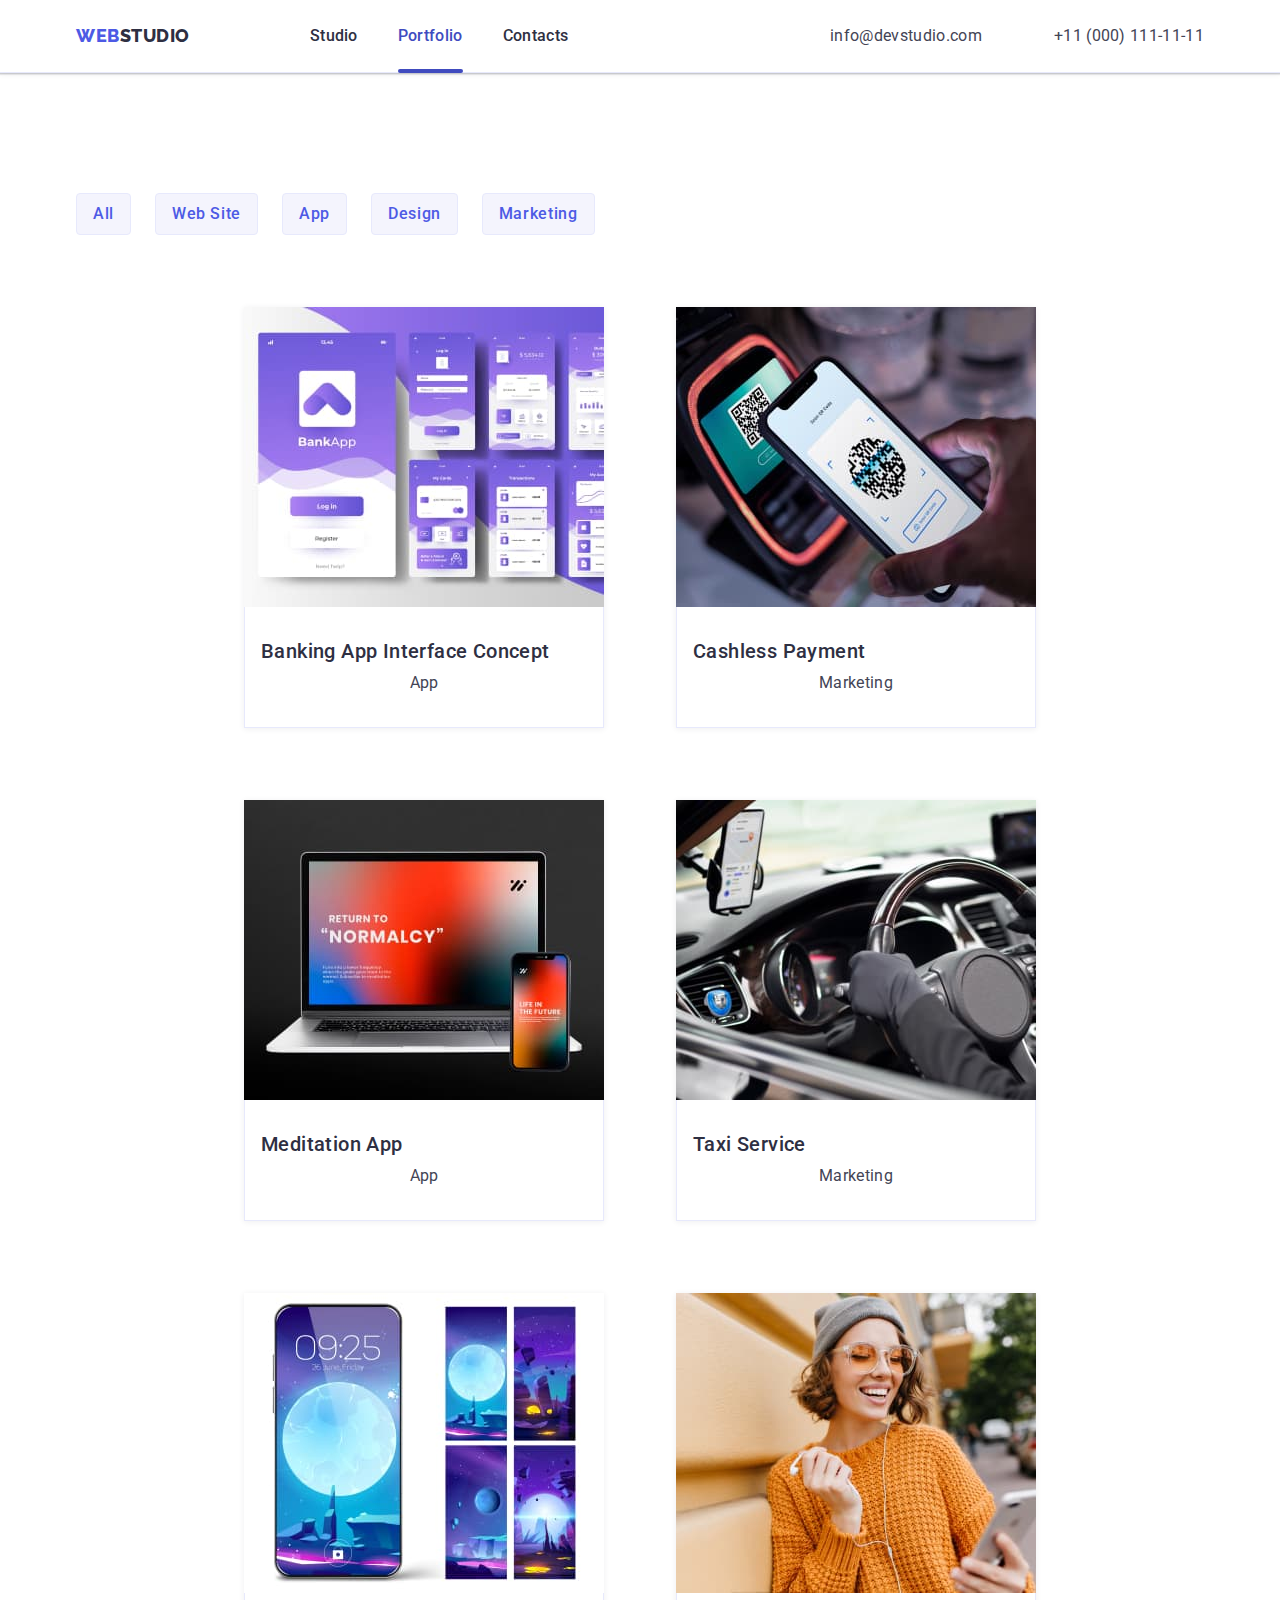
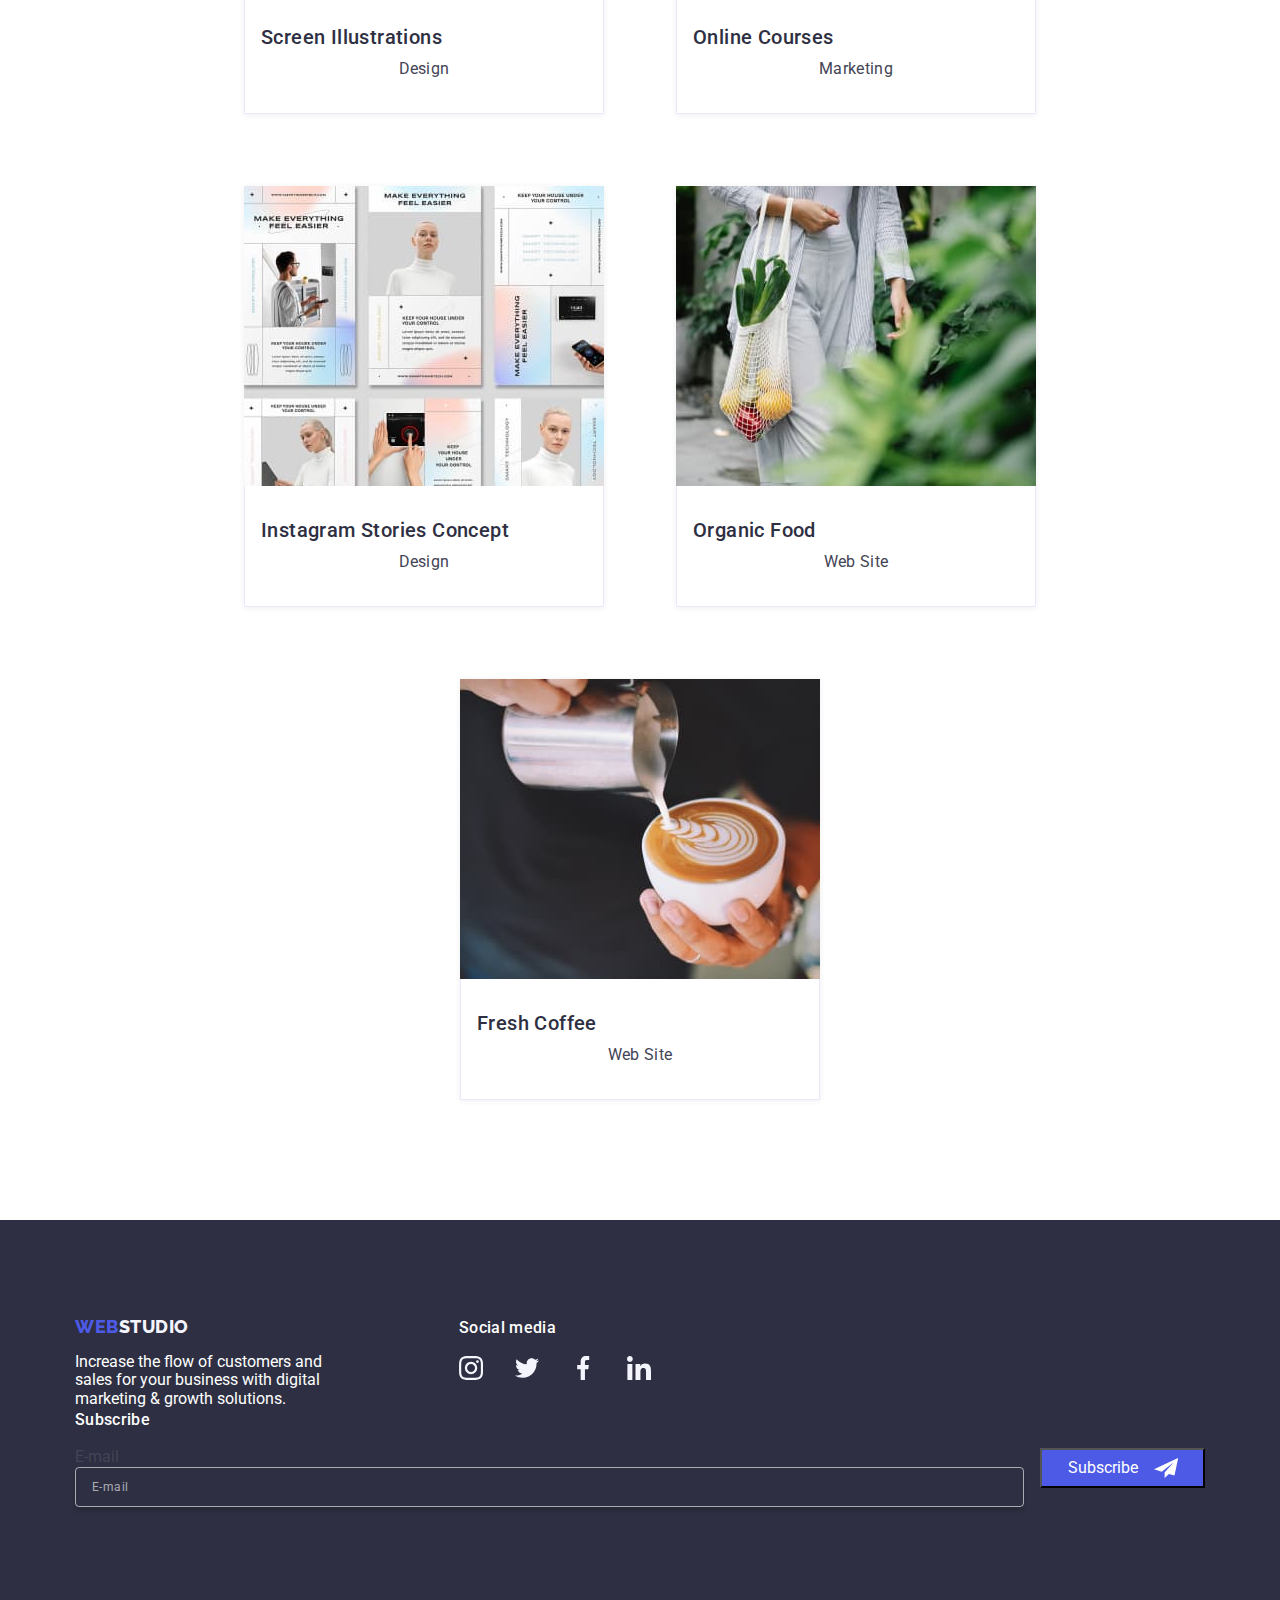
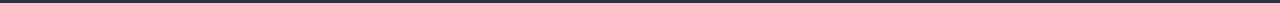
<file: portfolio.html>
<!DOCTYPE html>
<html lang="en">
  <head>
    <meta charset="UTF-8" />
    <meta name="viewport" content="width=device-width, initial-scale=1.0" />
    <title>Portfolio</title>
    <link rel="preconnect" href="https://fonts.googleapis.com" />
    <link rel="preconnect" href="https://fonts.gstatic.com" crossorigin />
    <link
      href="https://fonts.googleapis.com/css2?family=Raleway:wght@800&family=Roboto:wght@400;500;700;900&display=swap"
      rel="stylesheet"
    />
    <link
      rel="stylesheet"
      href="https://cdnjs.cloudflare.com/ajax/libs/modern-normalize/1.0.0/modern-normalize.min.css"
    />
    <link rel="stylesheet" href="css/styles.css" type="text/css" />
  </head>
  <body>
    <header class="header">
      <div class="container header-wrap">
        <nav class="navigation">
          <a class="link logo logo-header" href="./index.html"
            >Web<span class="accent">Studio</span></a
          >
          <ul class="list nav-list">
            <li class="nav-li">
              <a class="nav-link link" href="./index.html">Studio</a>
            </li>
            <li class="nav-li">
              <a class="nav-link active-page link" href="./portfolio.html"
                >Portfolio</a
              >
            </li>
            <li class="nav-li">
              <a class="nav-link link" href="">Contacts</a>
            </li>
          </ul>
        </nav>
        <address class="address">
          <ul class="list">
            <li>
              <a class="address-link link" href="mailto:info@devstudio.com"
                >info@devstudio.com</a
              >
            </li>
            <li>
              <a class="address-link link" href="tel:+110001111111"
                >+11 (000) 111-11-11</a
              >
            </li>
          </ul>
        </address>
      </div>
    </header>
    <main>
      <section class="section portfolio-section">
        <div class="container">
          <h1 class="visually-hidden">Portfolio</h1>
          <ul class="list buttons">
            <li>
              <button class="portfolio-button button" type="button">All</button>
            </li>
            <li>
              <button class="portfolio-button button" type="button">
                Web Site
              </button>
            </li>
            <li>
              <button class="portfolio-button button" type="button">App</button>
            </li>
            <li>
              <button class="portfolio-button button" type="button">
                Design
              </button>
            </li>
            <li>
              <button class="portfolio-button button" type="button">
                Marketing
              </button>
            </li>
          </ul>
          <ul class="list portfolio-app">
            <li class="portfolio-app-li">
              <a href="" class="link portfolio-app-link">
                <div class="img-wrap">
                  <img
                    src="./images/img8.jpg"
                    alt="BankApp application"
                    width="360"
                    height="300"
                  />
                  <p class="paragraph app-paragraph">
                    14 Stylish and User-Friendly App Design Concepts · Task
                    Manager App · Calorie Tracker App · Exotic Fruit Ecommerce
                    App · Cloud Storage App
                  </p>
                </div>
                <div class="portfolio-app-name">
                  <h2 class="portfolio-second-heading">
                    Banking App Interface Concept
                  </h2>
                  <p class="paragraph">App</p>
                </div>
              </a>
            </li>
            <li class="portfolio-app-li">
              <a href="" class="link portfolio-app-link">
                <div class="img-wrap">
                  <img
                    src="./images/img9.jpg"
                    alt="scanning an QR code"
                    width="360"
                    height="300"
                  />
                  <p class="paragraph app-paragraph">
                    14 Stylish and User-Friendly App Design Concepts · Task
                    Manager App · Calorie Tracker App · Exotic Fruit Ecommerce
                    App · Cloud Storage App
                  </p>
                </div>
                <div class="portfolio-app-name">
                  <h2 class="portfolio-second-heading">Cashless Payment</h2>
                  <p class="paragraph">Marketing</p>
                </div>
              </a>
            </li>
            <li class="portfolio-app-li">
              <a href="" class="link portfolio-app-link">
                <div class="img-wrap">
                  <img
                    src="./images/img10.jpg"
                    alt="laptop and mobile phone"
                    width="360"
                    height="300"
                  />
                  <p class="paragraph app-paragraph">
                    14 Stylish and User-Friendly App Design Concepts · Task
                    Manager App · Calorie Tracker App · Exotic Fruit Ecommerce
                    App · Cloud Storage App
                  </p>
                </div>
                <div class="portfolio-app-name">
                  <h2 class="portfolio-second-heading">Meditation App</h2>
                  <p class="paragraph">App</p>
                </div>
              </a>
            </li>
            <li class="portfolio-app-li">
              <a href="" class="link portfolio-app-link">
                <div class="img-wrap">
                  <img
                    src="./images/img11.jpg"
                    alt="hands on steering wheel"
                    width="360"
                    height="300"
                  />
                  <p class="paragraph app-paragraph">
                    14 Stylish and User-Friendly App Design Concepts · Task
                    Manager App · Calorie Tracker App · Exotic Fruit Ecommerce
                    App · Cloud Storage App
                  </p>
                </div>
                <div class="portfolio-app-name">
                  <h2 class="portfolio-second-heading">Taxi Service</h2>
                  <p class="paragraph">Marketing</p>
                </div>
              </a>
            </li>
            <li class="portfolio-app-li">
              <a href="" class="link portfolio-app-link">
                <div class="img-wrap">
                  <img
                    src="./images/img12.jpg"
                    alt="wallpaper with moon"
                    width="360"
                    height="300"
                  />
                  <p class="paragraph app-paragraph">
                    14 Stylish and User-Friendly App Design Concepts · Task
                    Manager App · Calorie Tracker App · Exotic Fruit Ecommerce
                    App · Cloud Storage App
                  </p>
                </div>
                <div class="portfolio-app-name">
                  <h2 class="portfolio-second-heading">Screen Illustrations</h2>
                  <p class="paragraph">Design</p>
                </div>
              </a>
            </li>
            <li class="portfolio-app-li">
              <a href="" class="link portfolio-app-link">
                <div class="img-wrap">
                  <img
                    src="./images/img13.jpg"
                    alt="smilling woman with headphones"
                    width="360"
                    height="300"
                  />
                  <p class="paragraph app-paragraph">
                    14 Stylish and User-Friendly App Design Concepts · Task
                    Manager App · Calorie Tracker App · Exotic Fruit Ecommerce
                    App · Cloud Storage App
                  </p>
                </div>
                <div class="portfolio-app-name">
                  <h2 class="portfolio-second-heading">Online Courses</h2>
                  <p class="paragraph">Marketing</p>
                </div>
              </a>
            </li>
            <li class="portfolio-app-li">
              <a href="" class="link portfolio-app-link">
                <div class="img-wrap">
                  <img
                    src="./images/img14.jpg"
                    alt="instagram stories"
                    width="360"
                    height="300"
                  />
                  <p class="paragraph app-paragraph">
                    14 Stylish and User-Friendly App Design Concepts · Task
                    Manager App · Calorie Tracker App · Exotic Fruit Ecommerce
                    App · Cloud Storage App
                  </p>
                </div>
                <div class="portfolio-app-name">
                  <h2 class="portfolio-second-heading">
                    Instagram Stories Concept
                  </h2>
                  <p class="paragraph">Design</p>
                </div>
              </a>
            </li>
            <li class="portfolio-app-li">
              <a href="" class="link portfolio-app-link">
                <div class="img-wrap">
                  <img
                    src="./images/img15.jpg"
                    alt="organic bag of fruits and vegetables"
                    width="360"
                    height="300"
                  />
                  <p class="paragraph app-paragraph">
                    14 Stylish and User-Friendly App Design Concepts · Task
                    Manager App · Calorie Tracker App · Exotic Fruit Ecommerce
                    App · Cloud Storage App
                  </p>
                </div>
                <div class="portfolio-app-name">
                  <h2 class="portfolio-second-heading">Organic Food</h2>
                  <p class="paragraph">Web Site</p>
                </div>
              </a>
            </li>
            <li class="portfolio-app-li">
              <a href="" class="link portfolio-app-link">
                <div class="img-wrap">
                  <img
                    src="./images/img16.jpg"
                    alt="cup of a coffee"
                    width="360"
                    height="300"
                  />
                  <p class="paragraph app-paragraph">
                    14 Stylish and User-Friendly App Design Concepts · Task
                    Manager App · Calorie Tracker App · Exotic Fruit Ecommerce
                    App · Cloud Storage App
                  </p>
                </div>
                <div class="portfolio-app-name">
                  <h2 class="portfolio-second-heading">Fresh Coffee</h2>
                  <p class="paragraph">Web Site</p>
                </div>
              </a>
            </li>
          </ul>
        </div>
      </section>
    </main>
    <footer class="footer">
      <div class="container footer-wrap">
        <div class="footer-left">
          <a class="link logo logo-footer" href="./index.html"
            >Web<span class="accent">Studio</span></a
          >
          <p class="footer-paragraph">
            Increase the flow of customers and sales for your business with
            digital marketing & growth solutions.
          </p>
        </div>
        <div>
          <p class="footer-social-paragraph">Social media</p>
          <ul class="list footer-social-list">
            <li class="footer-social-li">
              <a href="" class="link footer-icon-link">
                <svg class="footer-social-svg" width="24" height="24">
                  <use href="./images/icons.svg#icon-instagram" />
                </svg>
              </a>
            </li>
            <li class="footer-social-li">
              <a href="" class="link footer-icon-link">
                <svg class="footer-social-svg" width="24" height="24">
                  <use href="./images/icons.svg#icon-twitter" />
                </svg>
              </a>
            </li>
            <li class="footer-social-li">
              <a href="" class="link footer-icon-link">
                <svg class="footer-social-svg" width="24" height="24">
                  <use href="./images/icons.svg#icon-facebook" />
                </svg>
              </a>
            </li>
            <li class="footer-social-li">
              <a href="" class="link footer-icon-link">
                <svg class="footer-social-svg" width="24" height="24">
                  <use href="./images/icons.svg#icon-linkedin" />
                </svg>
              </a>
            </li>
          </ul>
        </div>
        <div class="div-form">
        <p class="p-footer">Subscribe</p>
        <form class="form-footer">
          <label class="label-footer">
            E-mail
            <input class="input-footer" name="email" type="email" placeholder="E-mail"/>
          </label>
          <button class="form-button" type="submit">
            Subscribe
            <svg class="icon icon-icon-send" width="24" height="24">
              <use href="./images/icons.svg#icon-icon-send" />
            </svg>
          </button>
        </form>
      </div>
      </div>
    </footer>
  </body>
</html>
</file>
<file: css/styles.css>
:root {
  --iris: #4d5ae5;
  --ocean: #404bbf;
  --navy-blue: #2e2f42;
  --green: #31d0aa;
  --slate: #434455;
  --light-slate: #8e8f99;
  --cornflower: #e7e9fc;
  --cloud: #f4f4fd;
  --navy-blue-modal: #2e2f4266;
  --grey: #2e2f42b2;
  --white: #ffffff;
  --dairy: #fcfcfc;
}

* {
  margin: 0;
  padding: 0;
}

/* mobile */

body {
  background-color: var(--white);
  color: var(--slate);
  font-family: "Roboto", sans-serif;
}

h1,
h2,
h3,
h4,
h5,
h6,
p {
  margin: 0;
}

.container {
  margin: 0 auto;
  padding: 0 15px;
  max-width: 428px;
}

.link {
  text-decoration: none;
}

.link:hover,
.link:focus {
  color: var(--ocean);
}

.logo {
  color: var(--iris);
  font-family: "Raleway", sans-serif;
  font-size: 18px;
  font-weight: 800;
  letter-spacing: 0.03em;
  line-height: 1.17;
  text-transform: uppercase;
  transition: 250ms cubic-bezier(0.4, 0, 0.2, 1);
}

.logo-header {
  margin-right: 120px;
}

.accent {
  color: var(--navy-blue);
}

.list {
  display: flex;
  flex-wrap: wrap;
  gap: 72px;
  justify-content: center;
  list-style: none;
  margin: 0;
  padding-left: 0;
}

.section {
  padding: 96px 0;
}

.button {
  border: none;
  border-radius: 4px;
  cursor: pointer;
  font-family: "Roboto", sans-serif;
  font-weight: 500;
  letter-spacing: 0.04em;
  line-height: 1.5;
}

.visually-hidden {
  position: absolute;
  width: 1px;
  height: 1px;
  margin: -1px;
  border: 0;
  padding: 0;
  white-space: nowrap;
  clip-path: inset(100%);
  clip: rect(0 0 0 0);
  overflow: hidden;
}

.third-heading {
  color: var(--navy-blue);
  font-size: 20px;
  font-weight: 500;
  letter-spacing: 0.02em;
  line-height: 1.2;
  margin-bottom: 8px;
  text-align: center;
}

.paragraph {
  color: var(--slate);
  font-weight: 500;
  letter-spacing: 0.02em;
  line-height: 1.5;
  text-align: center;
}

.second-heading {
  color: var(--navy-blue);
  font-size: 36px;
  font-weight: 700;
  letter-spacing: 0.02em;
  line-height: 1.11;
  margin-bottom: 72px;
  text-align: center;
  text-transform: capitalize;
}

img {
  display: block;
  max-width: 100%;
  height: auto;
}

.mobile-open {
  position: absolute;
  top: 24px;
  right: 24px;
}

.address {
  align-items: center;
  display: flex;
  font-style: normal;
}

.header {
  border-bottom: 1px solid var(--cornflower);
  box-shadow: 0px 2px 1px rgba(46, 47, 66, 0.08),
    0px 1px 1px rgba(46, 47, 66, 0.16), 0px 1px 6px rgba(46, 47, 66, 0.08);
}

.header-wrap {
  align-items: center;
  display: flex;
  height: 70px;
  max-width: 428px;
  position: relative;
}

.header-wrap .nav-list,
.header-wrap .address {
  display: none;
}

.nav-link {
  color: var(--navy-blue);
  display: inline-block;
  font-size: 36px;
  font-weight: 700;
  letter-spacing: 0.02em;
  line-height: 1.11;
  padding-top: 40px;
  transition: color 250ms cubic-bezier(0.4, 0, 0.2, 1);
}

.active-page {
  color: var(--ocean);
  position: relative;
}

.active-page::after {
  background-color: var(--ocean);
  border-radius: 2px;
  bottom: -1px;
  content: "";
  height: 4px;
  left: 0;
  position: absolute;
  width: 100%;
}

.address-link {
    color: var(--slate);
    transition: color 250ms cubic-bezier(0.4, 0, 0.2, 1);
}

.header-wrap .mobile-open {
  background: none;
  border: none;
  cursor: pointer;
  stroke: var(--navy-blue);
}

/* main studio */

.starting-section {
  background-color: var(--navy-blue);
  background-image: linear-gradient(
      rgba(46, 47, 66, 0.7),
      rgba(46, 47, 66, 0.7)
    ),
    url("../images/people-office-mobile.jpg");
  background-position: center;
  background-repeat: no-repeat;
  background-size: cover;
  margin: 0 auto;
  max-width: 1440px;
  padding: 112px 0;
}

.first-heading {
  color: var(--white);
  font-size: 36px;
  letter-spacing: 0.02em;
  line-height: 1.11;
  max-width: 320px;
  text-align: center;
  margin: 0 auto 48px auto;
}

.main-button {
  background-color: var(--iris);
  border: none;
  box-shadow: 0px 4px 4px 0px rgba(0, 0, 0, 0.15);
  color: var(--white);
  display: block;
  margin: 0 auto;
  min-width: 169px;
  padding: 16px 32px;
  transition: background-color 250ms cubic-bezier(0.4, 0, 0.2, 1);
}

.main-button:hover,
.main-button:focus {
  background-color: var(--ocean);
}

.traits-section .third-heading {
  font-size: 36px;
  font-weight: 700;
  line-height: 1.11;
}

.traits-section .paragraph {
  text-align: left;
}

.traits-li {
  width: 100%;
}

.traits-div {
  display: none;
}

.work-section {
  display: none;
}

.team-section {
  background-color: var(--cloud);
}

.team-list {
  margin: 0 auto;
}

.team-li {
  background-color: var(--white);
  border-radius: 0 0 4px 4px;
  box-shadow: 0px 2px 1px 0px rgba(46, 47, 66, 0.08),
    0px 1px 1px 0px rgba(46, 47, 66, 0.16),
    0px 1px 6px 0px rgba(46, 47, 66, 0.08);
  max-width: 264px;
}

.team-member {
  padding: 32px 0;
}

.team-member .paragraph {
  font-weight: 400;
}

.team-member .list {
  gap: 24px;
  margin-top: 8px;
}

.social-link {
  align-items: center;
  background-color: var(--iris);
  border-radius: 50%;
  display: flex;
  height: 40px;
  justify-content: center;
  transition: background-color 250ms cubic-bezier(0.4, 0, 0.2, 1);
  width: 40px;
}

.social-link:hover,
.social-link:focus {
  background-color: var(--ocean);
}

.social-svg {
  fill: var(--cloud);
}

.customers-list {
    column-gap: 16px;
    margin: 0 auto;
}

.customers-li {
  height: 88px;
  min-width: 190px;
}

.customers-link {
  align-items: center;
  border: 1px solid var(--light-slate);
  border-radius: 4px;
  color: var(--light-slate);
  display: flex;
  height: 100%;
  justify-content: center;
  transition: border-color 250ms cubic-bezier(0.4, 0, 0.2, 1),
    color 250ms cubic-bezier(0.4, 0, 0.2, 1);
  width: 100%;
}

.customers-link:hover,
.customers-link:focus {
  border-color: var(--ocean);
  color: var(--ocean);
}

.customers-svg {
  fill: currentColor;
}

/* footer */

.footer {
  background-color: var(--navy-blue);
  padding: 96px 0;
}

.footer-wrap {
  align-items: baseline;
  display: flex;
  flex-wrap: wrap;
  justify-content: flex-start;
  max-width: 428px;
}

.footer-left {
  margin: 0 auto 72px auto;
}
.footer-paragraph {
  color: white;
}

.logo-footer {
  display: inline-block;
  margin-bottom: 16px;
  text-align: center;
  width: 100%;
}

.footer .accent {
  color: var(--cloud);
}

.footer-social-div {
  color: var(--cloud);
  letter-spacing: 0.02em;
  line-height: 1.5;
  margin: 0 auto;
  max-width: 264px;
}

.footer-social-div {
  margin: 0 auto 72px auto;
}

.p-footer {
  color: var(--white);
  display: block;
  font-weight: 500;
  letter-spacing: 0.02em;
  line-height: 1.5;
  margin-bottom: 16px;
  text-align: center;
}

.footer-social-paragraph {
    color: var(--white);
    display: block;
    font-weight: 500;
    letter-spacing: 0.02em;
    line-height: 1.5;
    margin-bottom: 16px;
    text-align: center;
}

.footer-social-list {
  gap: 16px;
}

.footer-social-li {
  height: 40px;
  width: 40px;
}

.icon-link {
  align-items: center;
  background-color: var(--iris);
  border-radius: 50%;
  display: flex;
  height: 100%;
  justify-content: center;
  transition: background-color 250ms cubic-bezier(0.4, 0, 0.2, 1);
  width: 100%;
}

.icon-link:hover,
.icon-link:focus {
  background-color: var(--green);
}

.footer-social-svg {
  max-height: 40px;
  max-width: 40px;
  fill: var(--cloud);
}

.div-form {
  width: 100%;
}

.form-footer {
  display: flex;
  flex-wrap: wrap;
  gap: 16px;
}

.label-footer {
  width: 100%;
}

.input-footer {
  background-color: transparent;
  border: 1px solid rgba(255, 255, 255, 0.6);
  border-radius: 4px;
  box-shadow: 0px 4px 4px 0px rgba(0, 0, 0, 0.15);
  color: var(--white);
  font-size: 12px;
  height: 40px;
  letter-spacing: 0.04em;
  line-height: 1.5;
  padding-left: 16px;
  width: 100%;
}

.input-footer::placeholder {
  color: rgba(255, 255, 255, 0.6);
}

.form-button {
  align-items: center;
  background-color: var(--iris);
  color: var(--white);
  display: flex;
  height: 40px;
  justify-content: center;
  margin: 0 auto;
  min-width: 165px;
  padding: 8px 24px;
  transition: background-color 250ms cubic-bezier(0.4, 0, 0.2, 1);
}

.form-button:hover,
.form-button:focus {
  background-color: var(--ocean);
}

.icon-icon-send {
  fill: var(--white);
  margin-left: 16px;
}

/* portfolio */

.portfolio-section {
  padding: 48px 0;
}

.buttons {
  gap: 16px 24px;
  justify-content: start;
  margin-bottom: 72px;
}

.portfolio-button {
  background-color: var(--cloud);
  border: 1px solid var(--cornflower);
  color: var(--iris);
  padding: 8px 16px;
  transition: color 250ms cubic-bezier(0.4, 0, 0.2, 1),
    background-color 250ms cubic-bezier(0.4, 0, 0.2, 1),
    border-color 250ms cubic-bezier(0.4, 0, 0.2, 1),
    box-shadow 250ms cubic-bezier(0.4, 0, 0.2, 1);
}

.portfolio-button:hover,
.portfolio-button:focus {
  background-color: var(--ocean);
  border: 1px solid transparent;
  box-shadow: 0px 2px 2px 0px rgba(0, 0, 0, 0.12),
    0px 2px 1px 0px rgba(0, 0, 0, 0.08), 0px 3px 1px 0px rgba(0, 0, 0, 0.1);
  color: var(--white);
}

.portfolio-second-heading {
  color: var(--navy-blue);
  font-size: 20px;
  font-weight: 500;
  letter-spacing: 0.02em;
  line-height: 1.2;
  margin-bottom: 8px;
}

.portfolio-app-list {
  margin: 0 auto;
  row-gap: 48px;
  text-align: left;
}

.portfolio-app-li {
  box-shadow: 0px 1px 6px 0px rgba(46, 47, 66, 0.08);
}

.portfolio-app-link {
  display: block;
  transition: box-shadow 250ms cubic-bezier(0.4, 0, 0.2, 1);
}

.portfolio-app-link:hover,
.portfolio-app-link:focus {
  box-shadow: 0px 2px 1px 0px rgba(46, 47, 66, 0.08),
    0px 1px 1px 0px rgba(46, 47, 66, 0.16),
    0px 1px 6px 0px rgba(46, 47, 66, 0.08);
}

.portfolio-app-link:hover .app-paragraph,
.portfolio-app-link:focus .app-paragraph {
  transform: translateY(0%);
}

.img-wrap {
  overflow: hidden;
  position: relative;
}

.app-paragraph {
  background-color: var(--iris);
  color: var(--cloud);
  height: 100%;
  padding: 40px 32px;
  position: absolute;
  text-align: left;
  top: 0;
  transform: translateY(100%);
  transition: transform 250ms cubic-bezier(0.4, 0, 0.2, 1);
}

.portfolio-app-name {
  border: 1px solid var(--cornflower);
  border-top: none;
  padding: 32px 16px;
}

.app-name-small {
  font-weight: normal;
  text-align: left;
}

/* modal form */

.backdrop {
  background-color: var(--navy-blue-modal);
  height: 100vh;
  left: 0;
  position: fixed;
  width: 100vw;
  z-index: 1;
  top: 0;
  transition: opacity 250ms cubic-bezier(0.4, 0, 0.2, 1),
    visibility 250ms cubic-bezier(0.4, 0, 0.2, 1);
}

.is-hidden {
  visibility: hidden;
  opacity: 0;
  pointer-events: none;
}

.modal {
  background-color: var(--dairy);
  box-shadow: 0px 2px 1px 0px rgba(0, 0, 0, 0.2),
    0px 1px 3px 0px rgba(0, 0, 0, 0.12), 0px 1px 1px 0px rgba(0, 0, 0, 0.14);
  border-radius: 4px;
  left: 50%;
  min-width: 392px;
  min-height: 584px;
  padding: 72px 16px 24px 16px;
  position: absolute;
  top: 50%;
  transition: transform 250ms cubic-bezier(0.4, 0, 0.2, 1);
  transform: translate(-50%, -50%) scale(1);
}

.is-hidden .modal {
  transform: translateY(100%);
}

.close {
  align-items: center;
  background-color: var(--cornflower);
  border: 1px solid rgba(0, 0, 0, 0.1);
  border-radius: 50%;
  cursor: pointer;
  display: flex;
  justify-content: center;
  min-height: 24px;
  position: absolute;
  right: 24px;
  top: 24px;
  transition: background-color 250ms cubic-bezier(0.4, 0, 0.2, 1),
    border 250ms cubic-bezier(0.4, 0, 0.2, 1);
  min-width: 24px;
}

.close:hover,
.close:focus {
  background-color: var(--ocean);
  border: none;
  fill: var(--white);
}

.close-icon {
  transition: fill 250ms cubic-bezier(0.4, 0, 0.2, 1);
}

.p-modal {
  color: var(--navy-blue);
  font-weight: 500;
  margin-bottom: 16px;
}

.form-modal {
  margin-bottom: 8px;
}

.div-modal {
  position: relative;
}

.label-modal {
  color: var(--light-slate);
  display: block;
  font-size: 12px;
  letter-spacing: 0.04em;
  line-height: 1.17;
  margin-bottom: 4px;
}

.input-modal {
  background-color: transparent;
  border: 1px solid var(--navy-blue-modal);
  border-radius: 4px;
  height: 40px;
  outline: transparent;
  padding-left: 38px;
  transition: border-color 250ms cubic-bezier(0.4, 0, 0.2, 1);
  width: 100%;
}

.input-modal:focus {
  border-color: var(--iris);
}

.icon-vector {
  position: absolute;
  left: 16px;
  top: 50%;
  transform: translateY(-50%);
  transition: fill 250ms cubic-bezier(0.4, 0, 0.2, 1);
}

.input-modal:focus + .icon-vector {
  fill: var(--iris);
}

.div-comment {
  margin-bottom: 16px;
}

.textarea-modal {
  color: var(--navy-blue-modal);
  font-size: 31px;
  height: 120px;
  letter-spacing: 0.04em;
  line-height: 1.17;
  padding: 8px 16px;
  resize: none;
}

.textarea-modal::placeholder {
  color: var(--navy-blue-modal);
  font-size: 12px;
  letter-spacing: 0.03em;
  line-height: 1.17;
}

.div-five {
  align-items: center;
  display: flex;
  margin-bottom: 24px;
}

.input-five {
  border: 1px solid var(--navy-blue-modal);
  border-radius: 4px;
  display: block;
  height: 16px;
  margin-right: 8px;
  width: 16px;
}

.label-five {
  display: block;
  color: var(--light-slate);
  font-size: 12px;
  letter-spacing: 0.04em;
  line-height: 1.17;
}

.span-modal {
  align-items: center;
  border: 1px solid rgba(46, 47, 66, 0.4);
  border-radius: 2px;
  color: var(--iris);
  display: inline-flex;
  fill: transparent;
  height: 16px;
  justify-content: center;
  margin-right: 8px;
  width: 16px;
  transition: background-color 250ms cubic-bezier(0.4, 0, 0.2, 1),
    border 250ms cubic-bezier(0.4, 0, 0.2, 1),
    fill 250ms cubic-bezier(0.4, 0, 0.2, 1);
}

.input-five:checked + .label-five .span-modal {
  background-color: var(--ocean);
  border: none;
  fill: var(--cloud);
}

.link-modal {
  color: var(--iris);
}

.button-modal {
  background-color: var(--iris);
  box-shadow: 0px 4px 4px 0px rgba(0, 0, 0, 0.15);
  color: var(--white);
  display: block;
  height: 56px;
  transition: background-color 250ms cubic-bezier(0.4, 0, 0.2, 1);
  margin: 0 auto;
  min-width: 169px;
}

.button-modal:hover,
.button-modal:focus {
  background-color: var(--ocean);
  color: var(--white);
}

/* mobile menu */

.mobile-container {
  display: flex;
  flex-direction: column;
  justify-content: space-between;
  position: fixed;
  top: 0;
  left: 0;
  width: 100vw;
  height: 100vh;
  padding: 40px;
  background-color: var(--white);
  z-index: 999;
  transform: translateX(100%);
  transition: transform 250ms ease-in-out;
}

.mobile-container.is-open {
  transform: translateX(0);
}

.mobile-container .nav-list {
  gap: 0;
  justify-content: start;
  max-width: 200px;
}

.mobile-container .active-page::after {
  display: none;
}

.mobile-container .address {
  font-size: 20px;
  font-weight: 500;
  margin-bottom: 48px;
}

.mobile-address-list {
  flex-wrap: wrap;
  gap: 40px;
  justify-content: start;
  max-width: 353px;
}

.menu-address-li:first-child {
  color: var(--iris);
  font-size: 36px;
  font-weight: 700;
  min-width: 353px;
}

.menu-address-li:first-child .address-link {
  color: var(--iris);
}

.mobile-social-list {
  gap: 56px;
  justify-content: start;
}

@media screen and (min-device-pixel-ratio: 2),
  (-webkit-min-device-pixel-ratio: 2),
  screen and (min-resolution: 192dpi),
  screen and (min-resolution: 2dppx) {
  .starting-section {
    background-image: linear-gradient(
        rgba(46, 47, 66, 0.7),
        rgba(46, 47, 66, 0.7)
      ),
      url("../images/people-office-mobile@2x.jpg");
  }
}

/* tablet */

@media all and (min-width: 768px) {

  .container {
    max-width: 768px;
  }

  .header-wrap {
    height: 72px;
    max-width: 768px;
  }

  .navigation {
    align-items: center;
    display: flex;
  }

  .header-wrap .nav-list {
    display: flex;
    gap: 40px;
  }

  .header-wrap .nav-link {
    font-size: 16px;
    font-weight: 500;
    line-height: 1.5;
    padding: 24px 0;
  }

  .header-wrap .address {
    display: flex;
    font-size: 12px;
    font-weight: 400;
    letter-spacing: 0.04em;
    line-height: 1.17;
    margin-left: auto;
    max-width: 119px;
  }

  .header-wrap .address-list {
    gap: 12px;
  }

  .mobile-open {
    display: none;
  }

   .starting-section {
    background-image: linear-gradient( rgba(46, 47, 66, 0.7), rgba(46, 47, 66, 0.7) ), 
      url(../images/people-office-tablet.jpg);
   }

  .first-heading {
    font-size: 56px;
    line-height: 1.07;
    max-width: 496px;
  }

  .traits-list {
    gap: 72px 24px;
    margin: 0 auto;
    max-width: 736px;
  }

  .traits-li {
    max-width: 356px;
  }

  .traits-section .third-heading {
    text-align: left;
  }

  .team-list {
    gap: 64px 24px;
  }

  .customers-list {
    gap: 72px 24px;
  }

  .customers-li {
    min-width: 168px;
  }

  /* footer */

  .footer-wrap {
    gap: 72px 24px;
    max-width: 584px
  }
  
  .footer-left {
    margin: 0;
  }
  .footer-paragraph {
    max-width: 264px;
  }
  
  .logo-footer {
    text-align: left;
  }

  .footer-social-div {
    margin: 0;
  }

  .footer-social-paragraph {
    text-align: left;
  }

  .p-footer {
    text-align: left;

  .form-footer {
   display: flex;
    gap: 16px;
}

  .label-footer {
    width: 264px;
  }

  .form-button {
    margin: 0;
  }

  .modal {
    min-width: 408px;
  }

  @media screen and (min-device-pixel-ratio: 2),
    (-webkit-min-device-pixel-ratio: 2),
    screen and (min-resolution: 192dpi),
    screen and (min-resolution: 2dppx) {
    .starting-section {
      background-image: linear-gradient(
          rgba(46, 47, 66, 0.7),
          rgba(46, 47, 66, 0.7)
        ),
        url("../images/people-office-tablet@2x.jpg");
    }
  }
}

@media all and (min-width: 1158px) {

  .starting-section {
    background-image: linear-gradient(
        rgba(46, 47, 66, 0.7),
        rgba(46, 47, 66, 0.7)
      ),
      url("../images/people-office-desktop.jpg");
  }
  
  .container {
    max-width: 1158px;
    padding: 0 15px;
  }

  .section {
    padding: 120px 0;
  }

  .header-wrap .address {
    font-size: 16px;
    letter-spacing: 0.02em;
    line-height: 1.5;
    margin-left: auto;
    max-width: 100%;
  }

  .header-wrap .address-list {
    gap: 40px;
  }

  /* main studio */

  .starting-section {
    padding: 188px 0;
  }

  .traits-list {
    flex-wrap: nowrap;
  }

  .traits-li {
    min-width: 264px;
  }

  .traits-div {
    align-items: center;
    background-color: var(--cloud);
    border-radius: 4px;
    display: flex;
    height: 112px;
    justify-content: center;
    margin-bottom: 8px;
  }

  .traits-section .third-heading {
    font-size: 20px;
    font-weight: 500;
  }

  .paragraph {
    font-weight: 400;
  }

  .work-section {
    display: block;
    padding-top: 0;
  }

  .work-list {
    flex-wrap: nowrap;
    gap: 24px;
  }

  .team-list {
    flex-wrap: nowrap;
  }

  .customers-list {
    flex-wrap: nowrap;
    gap: 72px 16px;
  }

  .customers-li {
    min-width: 168px;
  }

  /* footer */

  .footer-wrap {
    gap: 0;
    max-width: 1160px;
  }

  .div-footer {
   margin: 100px;
  }
    
  .footer-left {
    margin-right: 120px;
  }
  .p-footer {
  text-align: left;
}

  .footer-form-div {
    margin-left: auto;
    width: auto;
  }

  .form-footer {
    flex-wrap: nowrap;
  }

  @media screen and (min-device-pixel-ratio: 2),
    (-webkit-min-device-pixel-ratio: 2),
    screen and (min-resolution: 192dpi),
    screen and (min-resolution: 2dppx) {
    .starting-section {
      background-image: linear-gradient(
          rgba(46, 47, 66, 0.7),
          rgba(46, 47, 66, 0.7)
        ),
        url("../images/people-office-desktop@2x.jpg");
    }
  }
}
</file>
